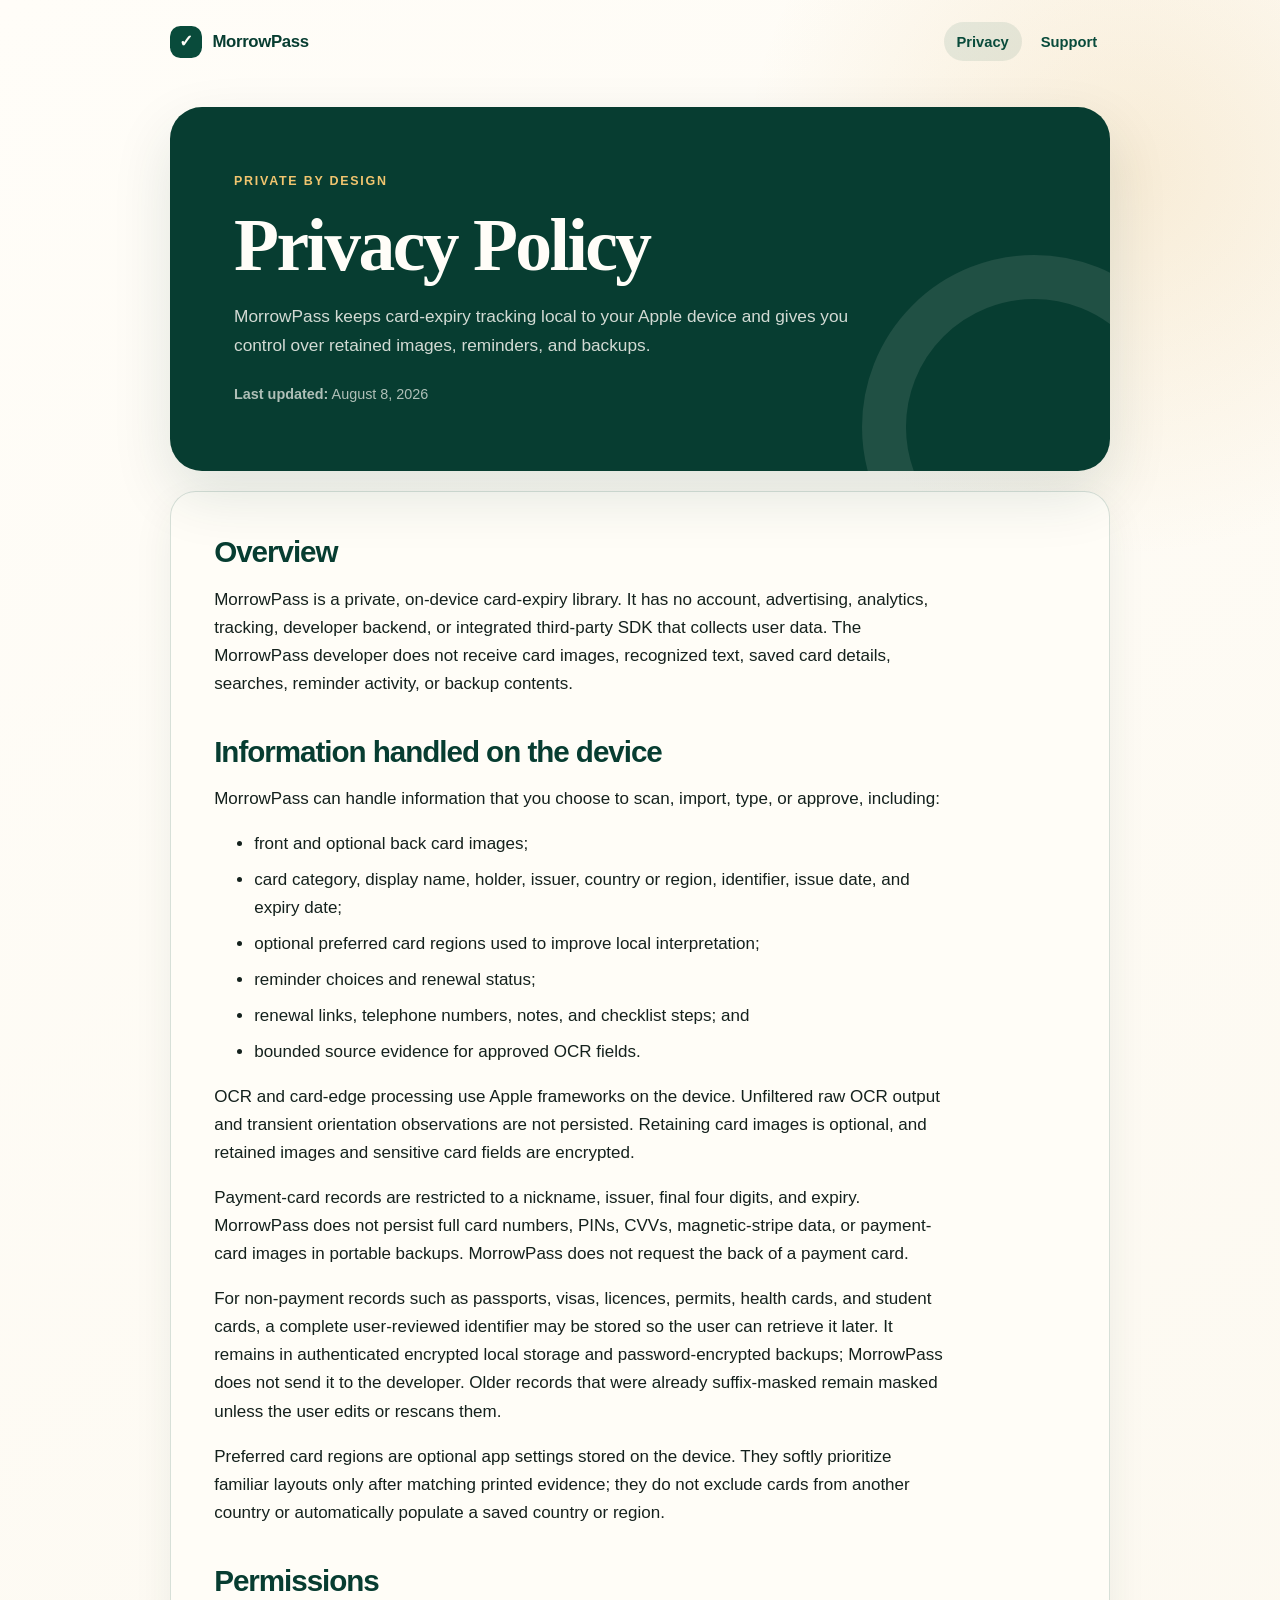
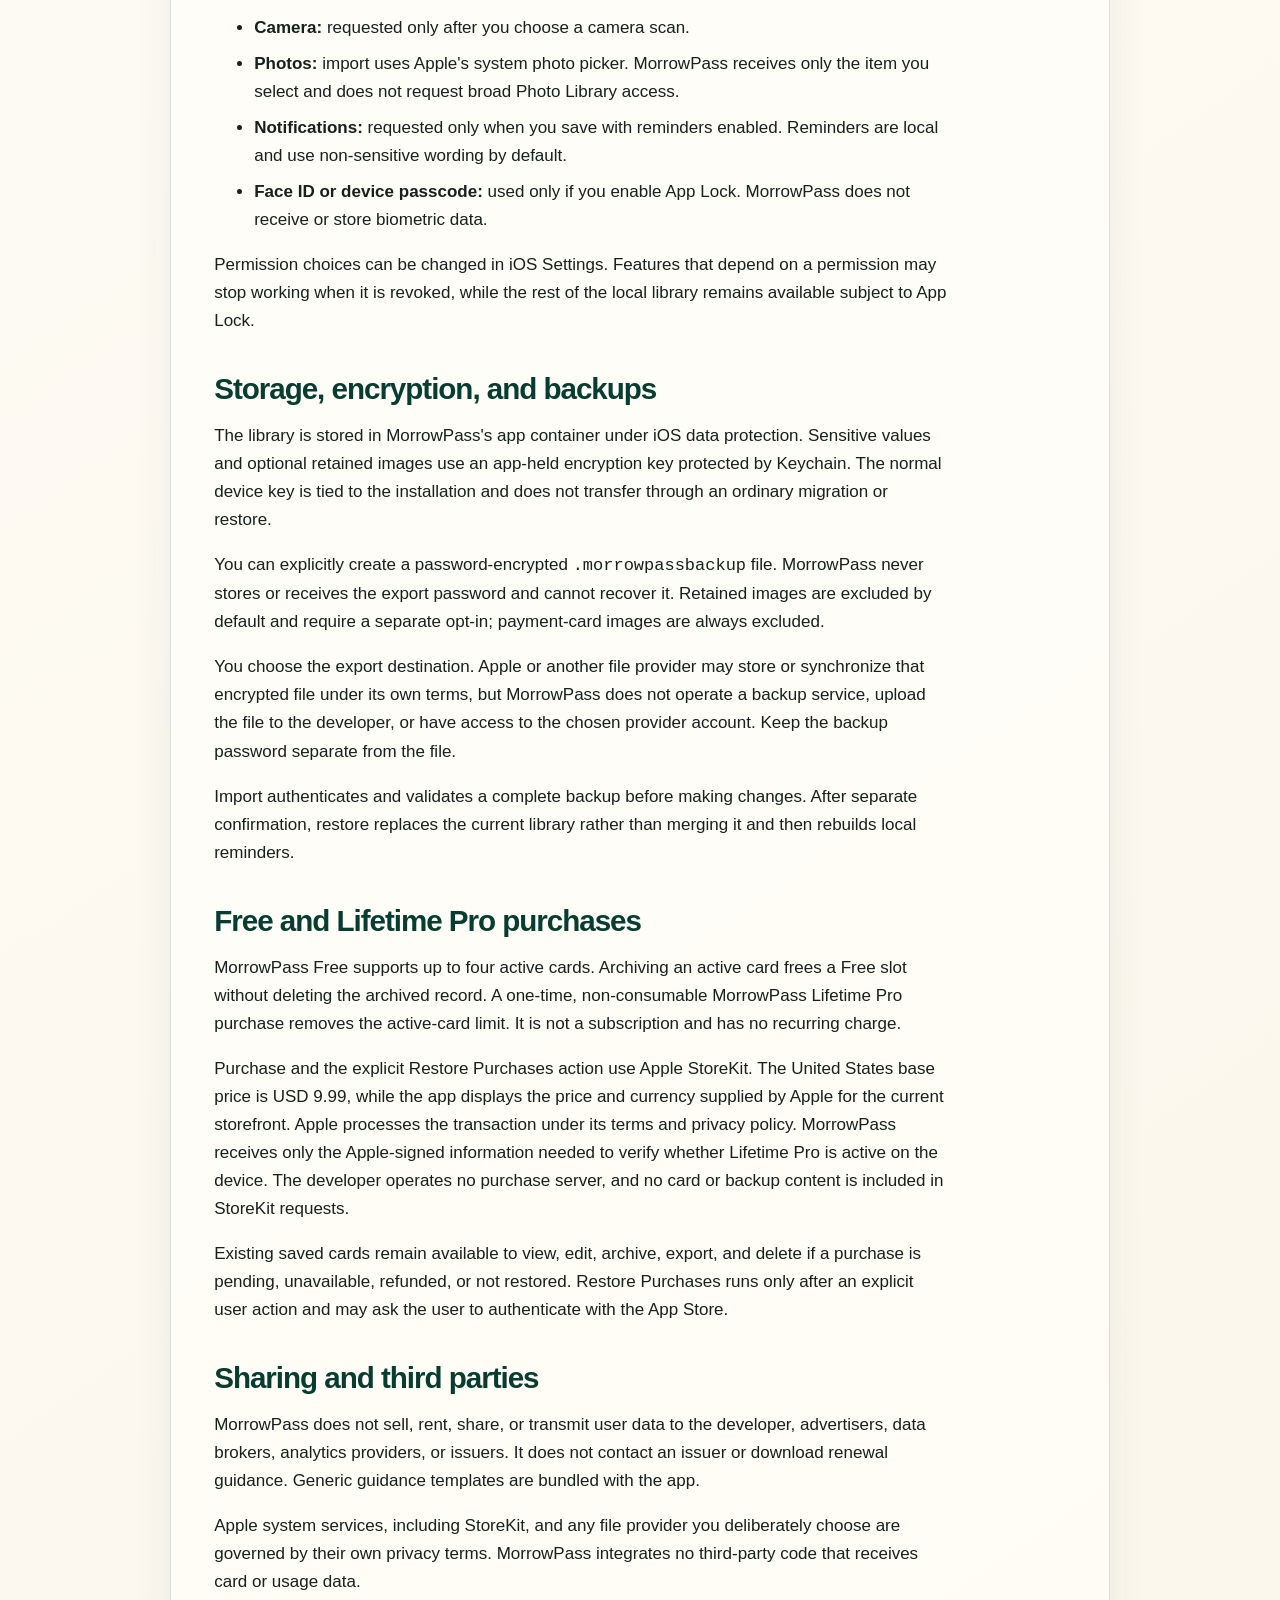
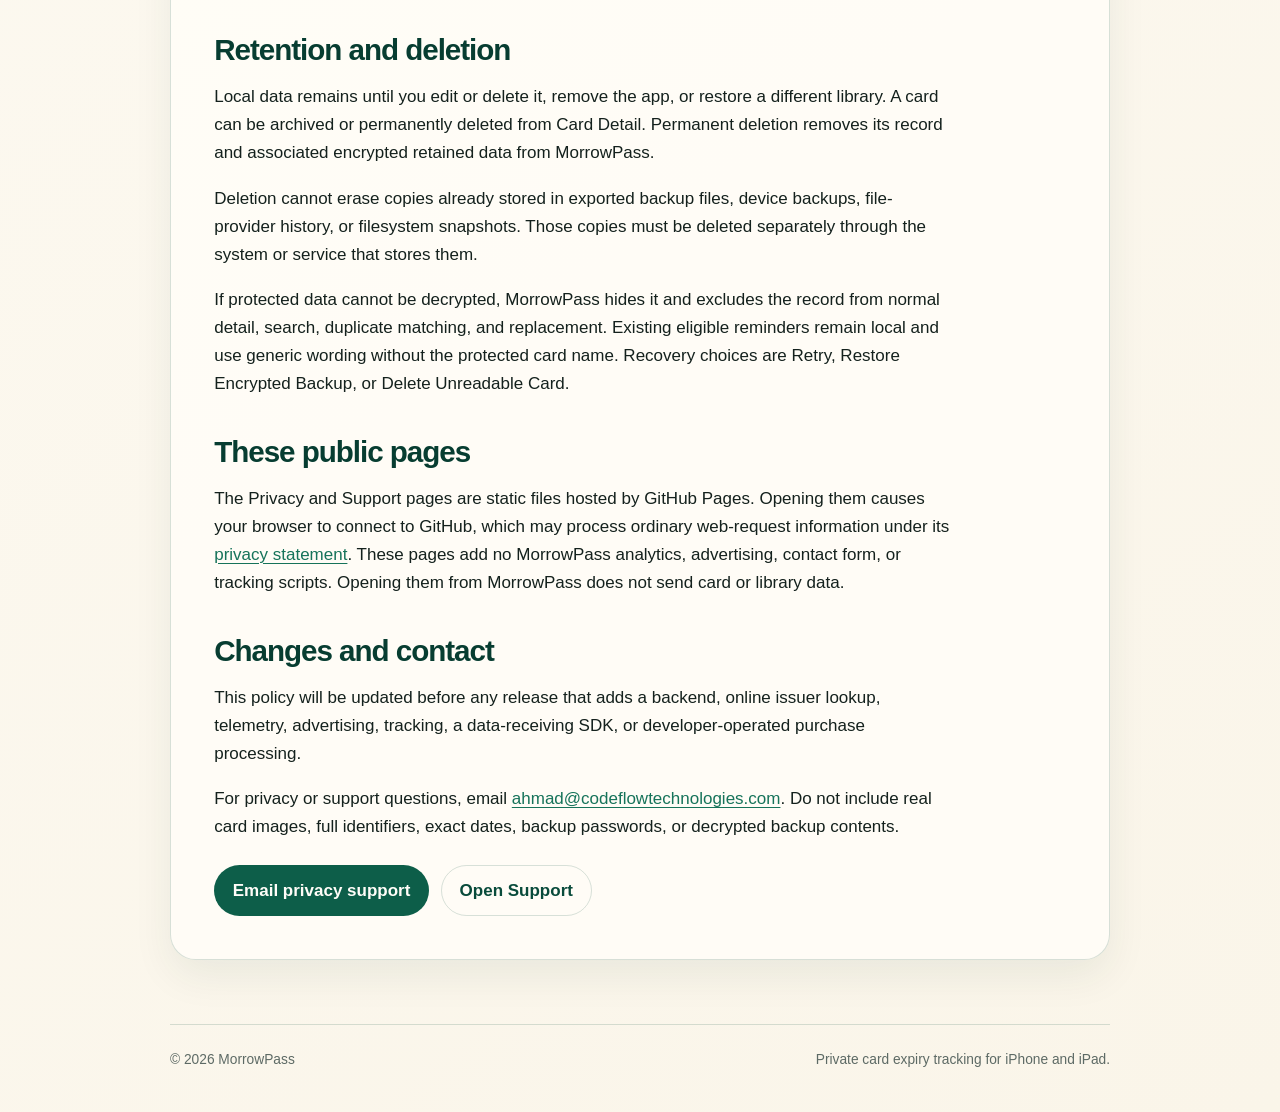
<file: index.html>
<!doctype html>
<html lang="en">
  <head>
    <meta charset="utf-8" />
    <meta name="viewport" content="width=device-width, initial-scale=1" />
    <meta http-equiv="refresh" content="0; url=privacy.html" />
    <link rel="canonical" href="https://akouta.github.io/morrowpass-privacy/privacy.html" />
    <title>MorrowPass Privacy Policy</title>
  </head>
  <body>
    <p>
      Redirecting to the
      <a href="privacy.html">MorrowPass Privacy Policy</a>…
    </p>
  </body>
</html>
</file>
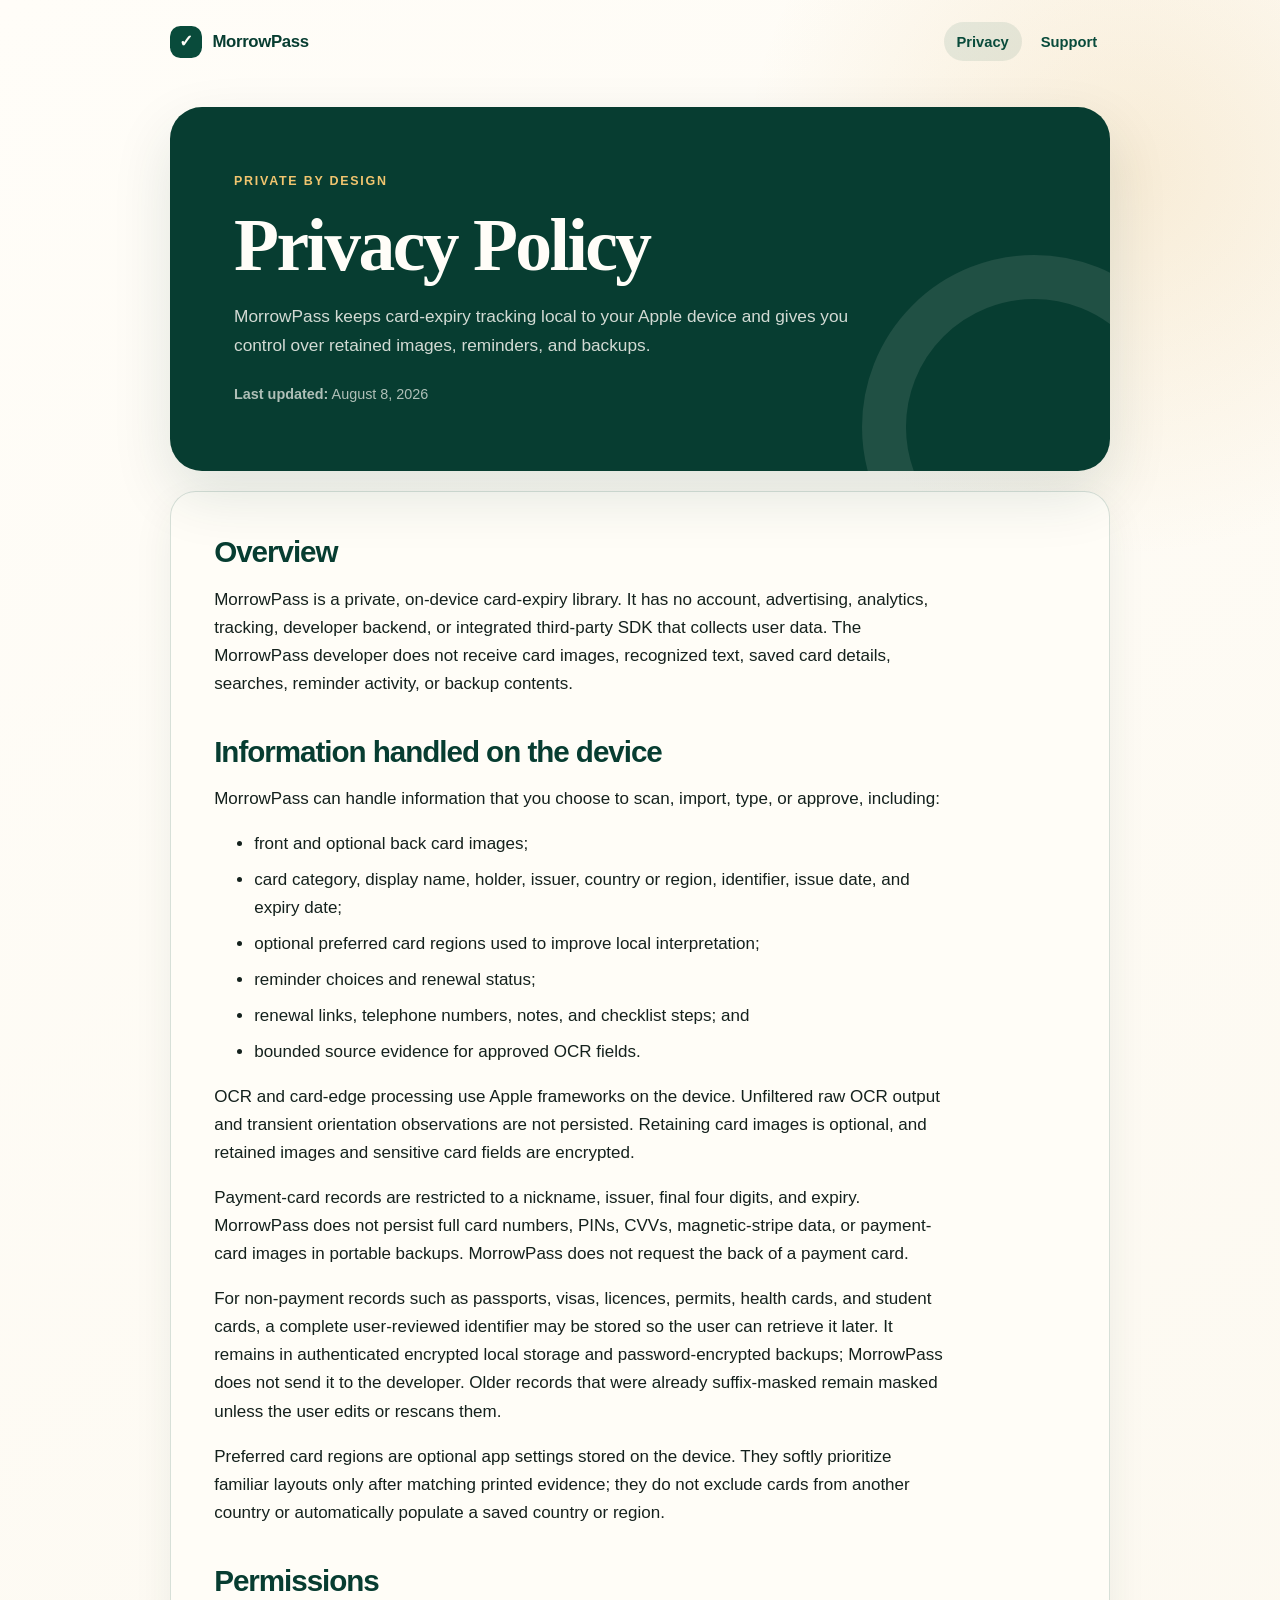
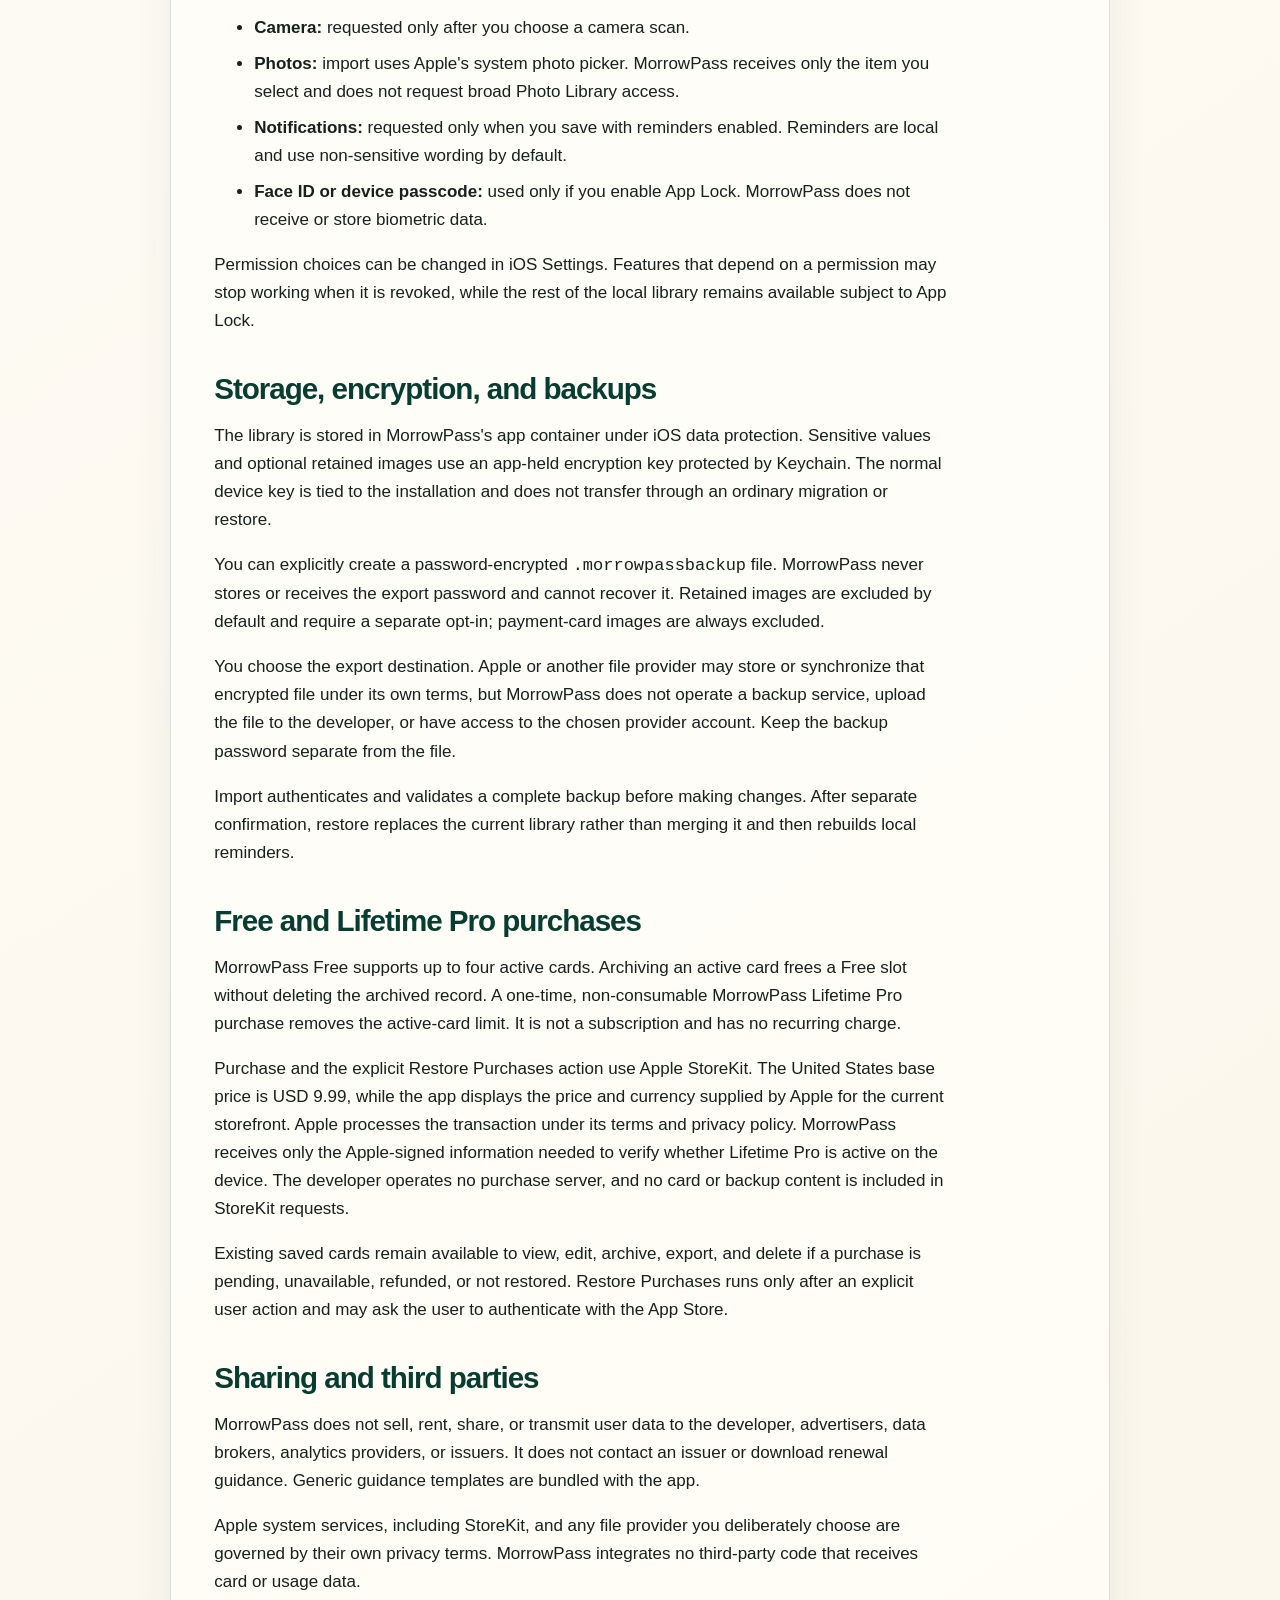
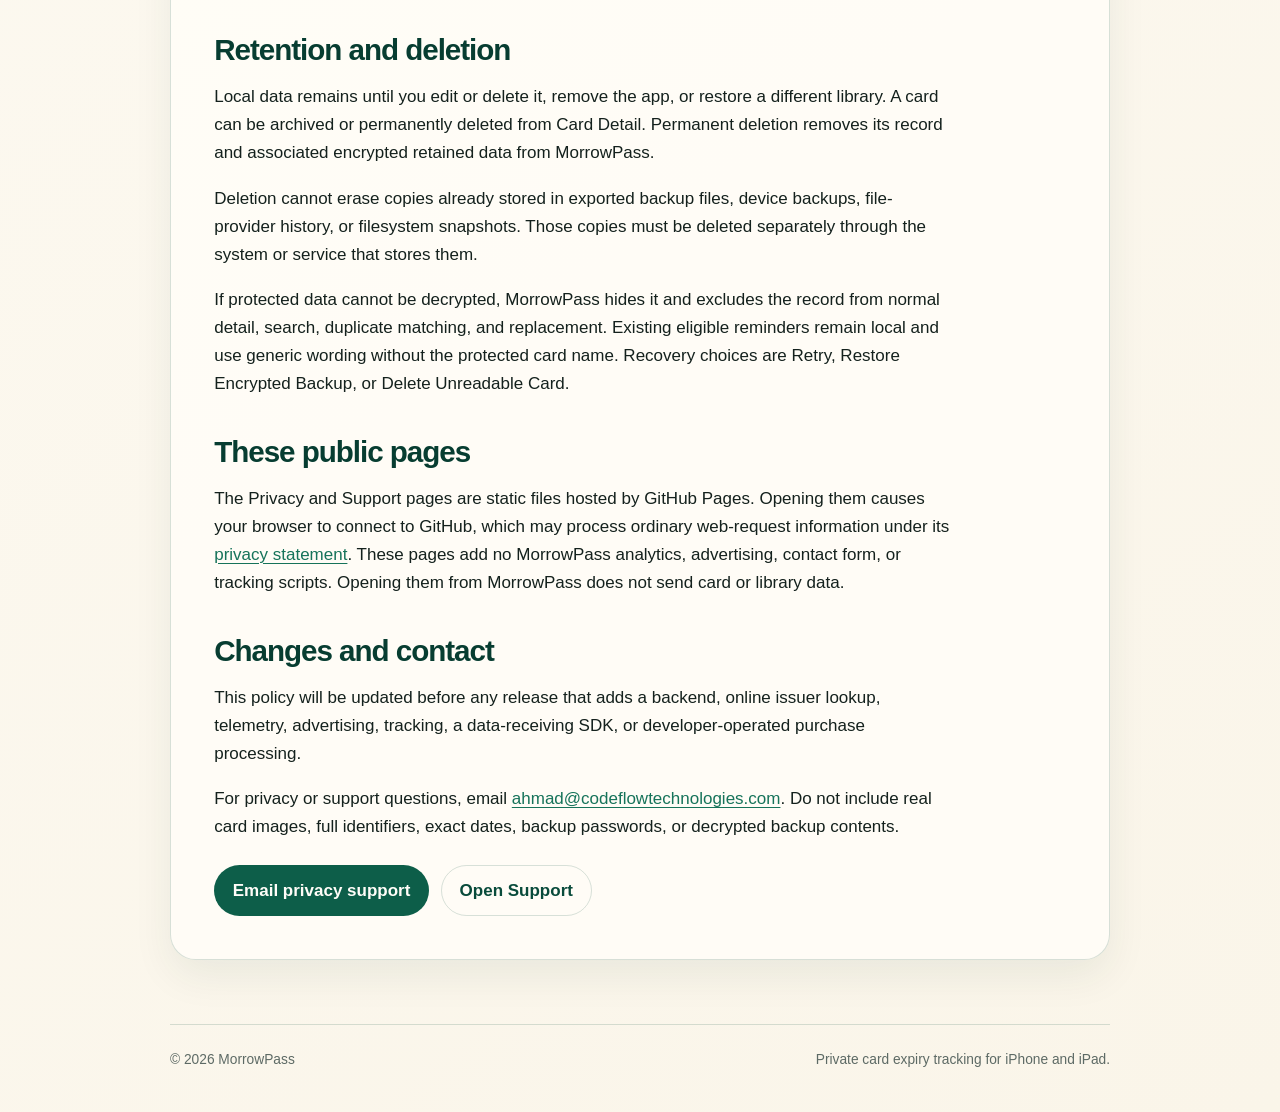
<file: privacy.html>
<!doctype html>
<html lang="en">
  <head>
    <meta charset="utf-8" />
    <meta name="viewport" content="width=device-width, initial-scale=1" />
    <meta name="theme-color" content="#073d31" />
    <meta
      name="description"
      content="How MorrowPass handles card details, images, reminders, encryption, and backups."
    />
    <link rel="canonical" href="https://akouta.github.io/morrowpass-privacy/privacy.html" />
    <link rel="stylesheet" href="styles.css" />
    <meta property="og:type" content="website" />
    <meta property="og:title" content="MorrowPass Privacy Policy" />
    <meta
      property="og:description"
      content="Private, on-device card expiry tracking without accounts, analytics, or tracking."
    />
    <meta property="og:url" content="https://akouta.github.io/morrowpass-privacy/privacy.html" />
    <meta property="og:image" content="https://akouta.github.io/morrowpass-privacy/og.png" />
    <meta name="twitter:card" content="summary_large_image" />
    <title>Privacy Policy — MorrowPass</title>
  </head>
  <body>
    <header class="site-header">
      <a class="brand" href="privacy.html" aria-label="MorrowPass Privacy">
        <span class="brand-mark" aria-hidden="true">✓</span>
        MorrowPass
      </a>
      <nav class="site-nav" aria-label="Legal and support">
        <a href="privacy.html" aria-current="page">Privacy</a>
        <a href="support.html">Support</a>
      </nav>
    </header>

    <main class="shell">
      <section class="hero">
        <p class="eyebrow">Private by design</p>
        <h1>Privacy Policy</h1>
        <p class="hero-copy">
          MorrowPass keeps card-expiry tracking local to your Apple device and
          gives you control over retained images, reminders, and backups.
        </p>
        <p class="meta"><strong>Last updated:</strong> August 8, 2026</p>
      </section>

      <article class="content-card">
        <h2>Overview</h2>
        <p>
          MorrowPass is a private, on-device card-expiry library. It has no
          account, advertising, analytics, tracking, developer backend, or
          integrated third-party SDK that collects user data. The MorrowPass
          developer does not receive card images, recognized text, saved card
          details, searches, reminder activity, or backup contents.
        </p>

        <h2>Information handled on the device</h2>
        <p>MorrowPass can handle information that you choose to scan, import, type, or approve, including:</p>
        <ul>
          <li>front and optional back card images;</li>
          <li>card category, display name, holder, issuer, country or region, identifier, issue date, and expiry date;</li>
          <li>optional preferred card regions used to improve local interpretation;</li>
          <li>reminder choices and renewal status;</li>
          <li>renewal links, telephone numbers, notes, and checklist steps; and</li>
          <li>bounded source evidence for approved OCR fields.</li>
        </ul>
        <p>
          OCR and card-edge processing use Apple frameworks on the device.
          Unfiltered raw OCR output and transient orientation observations are
          not persisted. Retaining card images is optional, and retained images
          and sensitive card fields are encrypted.
        </p>
        <p>
          Payment-card records are restricted to a nickname, issuer, final four
          digits, and expiry. MorrowPass does not persist full card numbers,
          PINs, CVVs, magnetic-stripe data, or payment-card images in portable
          backups. MorrowPass does not request the back of a payment card.
        </p>
        <p>
          For non-payment records such as passports, visas, licences, permits,
          health cards, and student cards, a complete user-reviewed identifier
          may be stored so the user can retrieve it later. It remains in
          authenticated encrypted local storage and password-encrypted backups;
          MorrowPass does not send it to the developer. Older records that were
          already suffix-masked remain masked unless the user edits or rescans
          them.
        </p>
        <p>
          Preferred card regions are optional app settings stored on the
          device. They softly prioritize familiar layouts only after matching
          printed evidence; they do not exclude cards from another country or
          automatically populate a saved country or region.
        </p>

        <h2>Permissions</h2>
        <ul>
          <li><strong>Camera:</strong> requested only after you choose a camera scan.</li>
          <li><strong>Photos:</strong> import uses Apple's system photo picker. MorrowPass receives only the item you select and does not request broad Photo Library access.</li>
          <li><strong>Notifications:</strong> requested only when you save with reminders enabled. Reminders are local and use non-sensitive wording by default.</li>
          <li><strong>Face ID or device passcode:</strong> used only if you enable App Lock. MorrowPass does not receive or store biometric data.</li>
        </ul>
        <p>
          Permission choices can be changed in iOS Settings. Features that
          depend on a permission may stop working when it is revoked, while the
          rest of the local library remains available subject to App Lock.
        </p>

        <h2>Storage, encryption, and backups</h2>
        <p>
          The library is stored in MorrowPass's app container under iOS data
          protection. Sensitive values and optional retained images use an
          app-held encryption key protected by Keychain. The normal device key
          is tied to the installation and does not transfer through an ordinary
          migration or restore.
        </p>

        <p>
          You can explicitly create a password-encrypted
          <code>.morrowpassbackup</code> file. MorrowPass never stores or
          receives the export password and cannot recover it. Retained images
          are excluded by default and require a separate opt-in; payment-card
          images are always excluded.
        </p>
        <p>
          You choose the export destination. Apple or another file provider may
          store or synchronize that encrypted file under its own terms, but
          MorrowPass does not operate a backup service, upload the file to the
          developer, or have access to the chosen provider account. Keep the
          backup password separate from the file.
        </p>
        <p>
          Import authenticates and validates a complete backup before making
          changes. After separate confirmation, restore replaces the current
          library rather than merging it and then rebuilds local reminders.
        </p>

        <h2>Free and Lifetime Pro purchases</h2>
        <p>
          MorrowPass Free supports up to four active cards. Archiving an active
          card frees a Free slot without deleting the archived record. A
          one-time, non-consumable MorrowPass Lifetime Pro purchase removes the
          active-card limit. It is not a subscription and has no recurring
          charge.
        </p>
        <p>
          Purchase and the explicit Restore Purchases action use Apple
          StoreKit. The United States base price is USD 9.99, while the app
          displays the price and currency supplied by Apple for the current
          storefront. Apple processes the transaction under its terms and
          privacy policy. MorrowPass receives only the Apple-signed information
          needed to verify whether Lifetime Pro is active on the device. The
          developer operates no purchase server, and no card or backup content
          is included in StoreKit requests.
        </p>
        <p>
          Existing saved cards remain available to view, edit, archive, export,
          and delete if a purchase is pending, unavailable, refunded, or not
          restored. Restore Purchases runs only after an explicit user action
          and may ask the user to authenticate with the App Store.
        </p>

        <h2>Sharing and third parties</h2>
        <p>
          MorrowPass does not sell, rent, share, or transmit user data to the
          developer, advertisers, data brokers, analytics providers, or
          issuers. It does not contact an issuer or download renewal guidance.
          Generic guidance templates are bundled with the app.
        </p>
        <p>
          Apple system services, including StoreKit, and any file provider you
          deliberately choose are governed by their own privacy terms.
          MorrowPass integrates no third-party code that receives card or usage
          data.
        </p>

        <h2>Retention and deletion</h2>
        <p>
          Local data remains until you edit or delete it, remove the app, or
          restore a different library. A card can be archived or permanently
          deleted from Card Detail. Permanent deletion removes its record and
          associated encrypted retained data from MorrowPass.
        </p>
        <p>
          Deletion cannot erase copies already stored in exported backup files,
          device backups, file-provider history, or filesystem snapshots. Those
          copies must be deleted separately through the system or service that
          stores them.
        </p>
        <p>
          If protected data cannot be decrypted, MorrowPass hides it and
          excludes the record from normal detail, search, duplicate matching,
          and replacement. Existing eligible reminders remain local and use
          generic wording without the protected card name. Recovery choices
          are Retry, Restore Encrypted Backup, or Delete Unreadable Card.
        </p>

        <h2>These public pages</h2>
        <p>
          The Privacy and Support pages are static files hosted by GitHub Pages.
          Opening them causes your browser to connect to GitHub, which may
          process ordinary web-request information under its
          <a href="https://docs.github.com/en/site-policy/privacy-policies/github-general-privacy-statement">privacy statement</a>.
          These pages add no MorrowPass analytics, advertising, contact form, or
          tracking scripts. Opening them from MorrowPass does not send card or
          library data.
        </p>

        <h2>Changes and contact</h2>
        <p>
          This policy will be updated before any release that adds a backend,
          online issuer lookup, telemetry, advertising, tracking, a
          data-receiving SDK, or developer-operated purchase processing.
        </p>
        <p>
          For privacy or support questions, email
          <a href="mailto:ahmad@codeflowtechnologies.com?subject=MorrowPass%20Privacy">ahmad@codeflowtechnologies.com</a>.
          Do not include real card images, full identifiers, exact dates,
          backup passwords, or decrypted backup contents.
        </p>
        <div class="button-row">
          <a class="button" href="mailto:ahmad@codeflowtechnologies.com?subject=MorrowPass%20Privacy">Email privacy support</a>
          <a class="button secondary" href="support.html">Open Support</a>
        </div>
      </article>
    </main>

    <footer class="site-footer">
      <p>© 2026 MorrowPass</p>
      <p>Private card expiry tracking for iPhone and iPad.</p>
    </footer>
  </body>
</html>
</file>
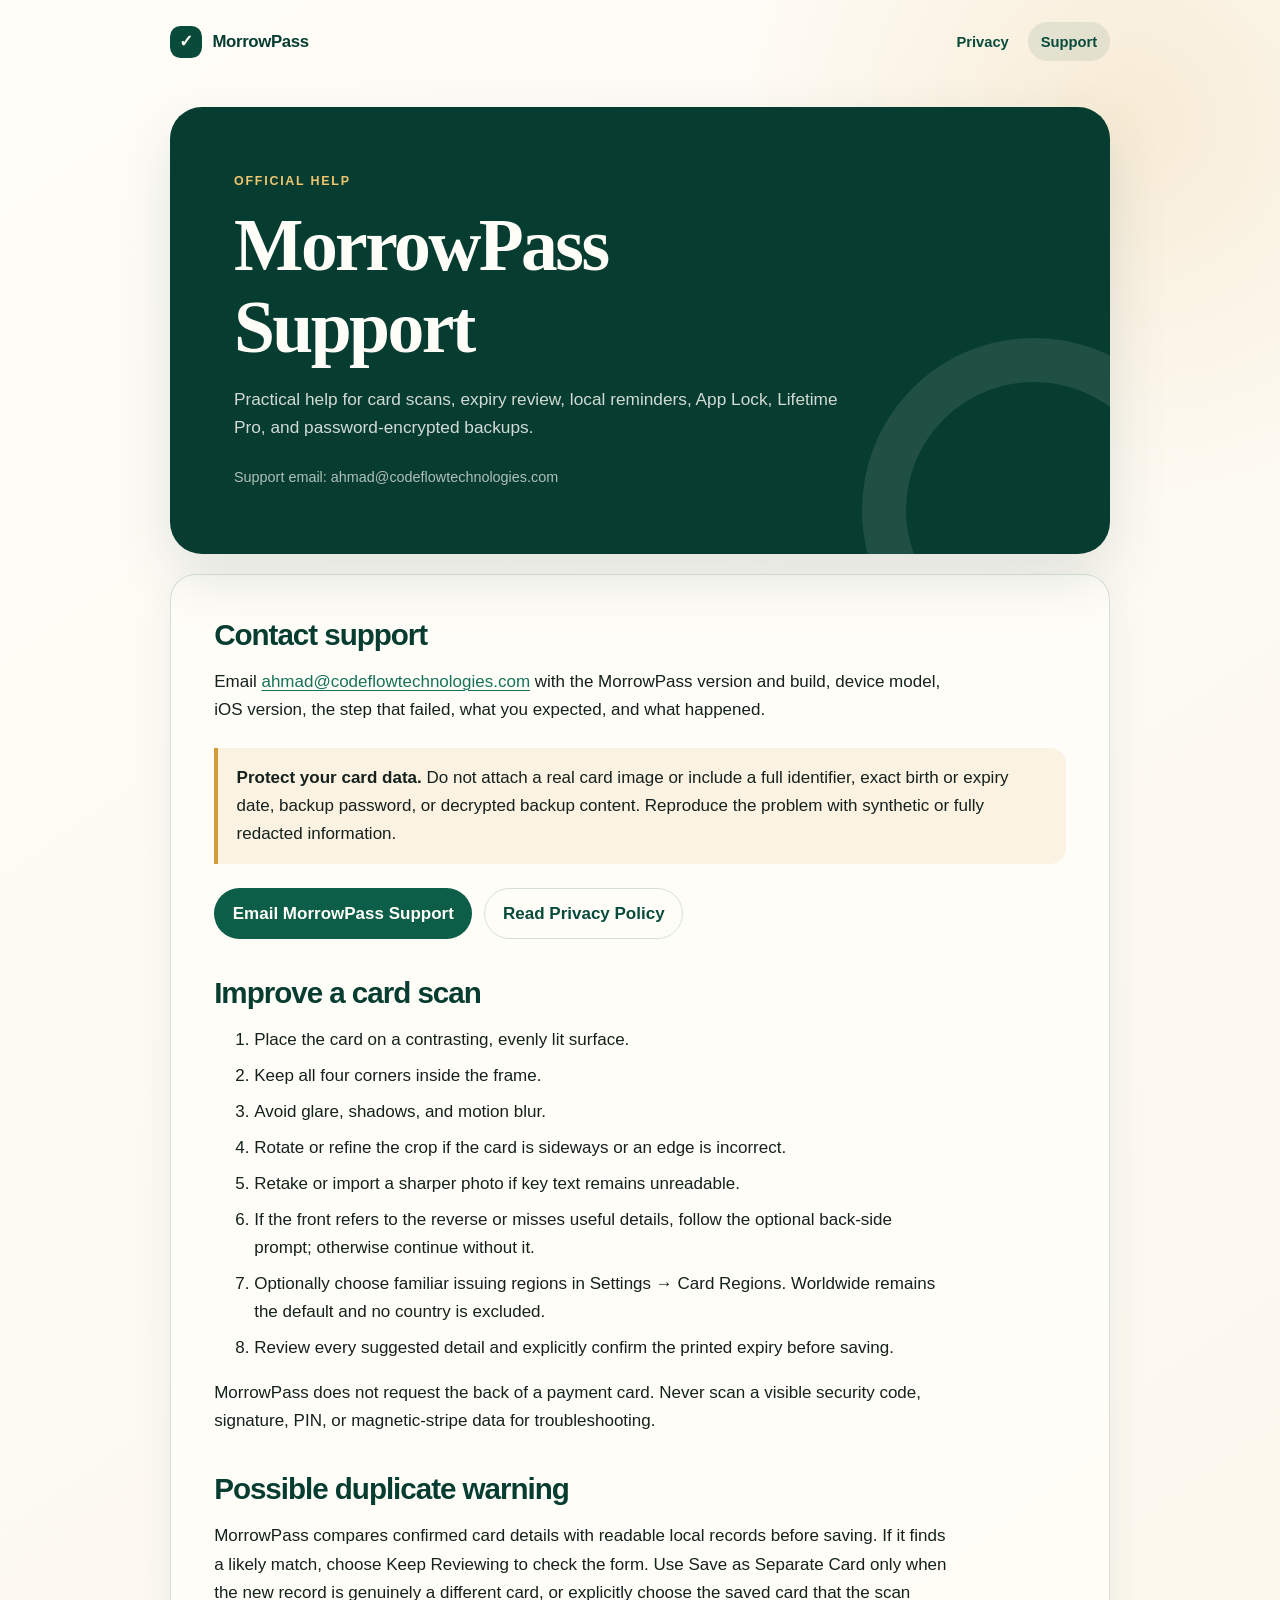
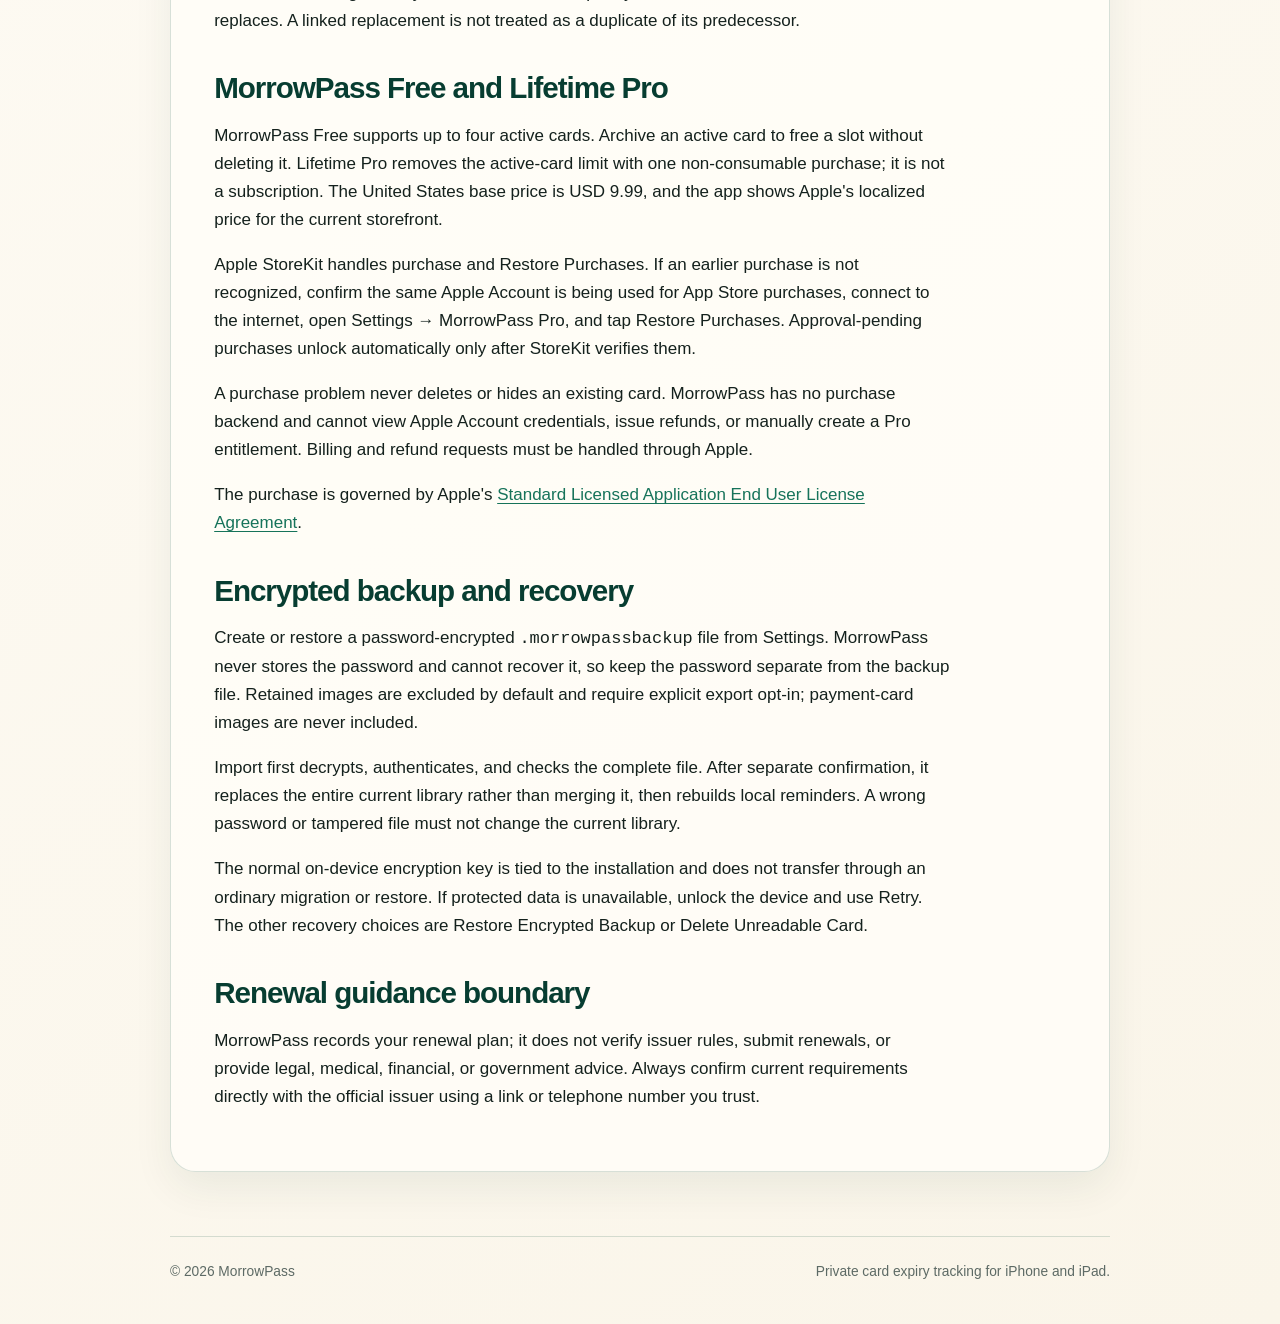
<file: support.html>
<!doctype html>
<html lang="en">
  <head>
    <meta charset="utf-8" />
    <meta name="viewport" content="width=device-width, initial-scale=1" />
    <meta name="theme-color" content="#073d31" />
    <meta
      name="description"
      content="Official MorrowPass support, troubleshooting, and encrypted-backup guidance."
    />
    <link rel="canonical" href="https://akouta.github.io/morrowpass-privacy/support.html" />
    <link rel="stylesheet" href="styles.css" />
    <meta property="og:type" content="website" />
    <meta property="og:title" content="MorrowPass Support" />
    <meta
      property="og:description"
      content="Help with scanning, expiry review, reminders, App Lock, and encrypted backup."
    />
    <meta property="og:url" content="https://akouta.github.io/morrowpass-privacy/support.html" />
    <meta property="og:image" content="https://akouta.github.io/morrowpass-privacy/og.png" />
    <meta name="twitter:card" content="summary_large_image" />
    <title>Support — MorrowPass</title>
  </head>
  <body>
    <header class="site-header">
      <a class="brand" href="privacy.html" aria-label="MorrowPass Privacy">
        <span class="brand-mark" aria-hidden="true">✓</span>
        MorrowPass
      </a>
      <nav class="site-nav" aria-label="Legal and support">
        <a href="privacy.html">Privacy</a>
        <a href="support.html" aria-current="page">Support</a>
      </nav>
    </header>

    <main class="shell">
      <section class="hero">
        <p class="eyebrow">Official help</p>
        <h1>MorrowPass Support</h1>
        <p class="hero-copy">
          Practical help for card scans, expiry review, local reminders, App
          Lock, Lifetime Pro, and password-encrypted backups.
        </p>
        <p class="meta">Support email: ahmad@codeflowtechnologies.com</p>
      </section>

      <article class="content-card">
        <h2>Contact support</h2>
        <p>
          Email
          <a href="mailto:ahmad@codeflowtechnologies.com?subject=MorrowPass%20Support">ahmad@codeflowtechnologies.com</a>
          with the MorrowPass version and build, device model, iOS version, the
          step that failed, what you expected, and what happened.
        </p>
        <div class="callout">
          <strong>Protect your card data.</strong> Do not attach a real card
          image or include a full identifier, exact birth or expiry date, backup
          password, or decrypted backup content. Reproduce the problem with
          synthetic or fully redacted information.
        </div>
        <div class="button-row">
          <a class="button" href="mailto:ahmad@codeflowtechnologies.com?subject=MorrowPass%20Support">Email MorrowPass Support</a>
          <a class="button secondary" href="privacy.html">Read Privacy Policy</a>
        </div>

        <h2>Improve a card scan</h2>
        <ol>
          <li>Place the card on a contrasting, evenly lit surface.</li>
          <li>Keep all four corners inside the frame.</li>
          <li>Avoid glare, shadows, and motion blur.</li>
          <li>Rotate or refine the crop if the card is sideways or an edge is incorrect.</li>
          <li>Retake or import a sharper photo if key text remains unreadable.</li>
          <li>If the front refers to the reverse or misses useful details, follow the optional back-side prompt; otherwise continue without it.</li>
          <li>Optionally choose familiar issuing regions in Settings → Card Regions. Worldwide remains the default and no country is excluded.</li>
          <li>Review every suggested detail and explicitly confirm the printed expiry before saving.</li>
        </ol>
        <p>
          MorrowPass does not request the back of a payment card. Never scan a
          visible security code, signature, PIN, or magnetic-stripe data for
          troubleshooting.
        </p>

        <h2>Possible duplicate warning</h2>
        <p>
          MorrowPass compares confirmed card details with readable local records
          before saving. If it finds a likely match, choose Keep Reviewing to
          check the form. Use Save as Separate Card only when the new record is
          genuinely a different card, or explicitly choose the saved card that
          the scan replaces. A linked replacement is not treated as a duplicate
          of its predecessor.
        </p>

        <h2>MorrowPass Free and Lifetime Pro</h2>
        <p>
          MorrowPass Free supports up to four active cards. Archive an active
          card to free a slot without deleting it. Lifetime Pro removes the
          active-card limit with one non-consumable purchase; it is not a
          subscription. The United States base price is USD 9.99, and the app
          shows Apple's localized price for the current storefront.
        </p>
        <p>
          Apple StoreKit handles purchase and Restore Purchases. If an earlier
          purchase is not recognized, confirm the same Apple Account is being
          used for App Store purchases, connect to the internet, open Settings
          → MorrowPass Pro, and tap Restore Purchases. Approval-pending
          purchases unlock automatically only after StoreKit verifies them.
        </p>
        <p>
          A purchase problem never deletes or hides an existing card. MorrowPass
          has no purchase backend and cannot view Apple Account credentials,
          issue refunds, or manually create a Pro entitlement. Billing and
          refund requests must be handled through Apple.
        </p>
        <p>
          The purchase is governed by Apple's
          <a href="https://www.apple.com/legal/internet-services/itunes/dev/stdeula/">Standard Licensed Application End User License Agreement</a>.
        </p>

        <h2>Encrypted backup and recovery</h2>
        <p>
          Create or restore a password-encrypted
          <code>.morrowpassbackup</code> file from Settings. MorrowPass never
          stores the password and cannot recover it, so keep the password
          separate from the backup file. Retained images are excluded by
          default and require explicit export opt-in; payment-card images are
          never included.
        </p>
        <p>
          Import first decrypts, authenticates, and checks the complete file.
          After separate confirmation, it replaces the entire current library
          rather than merging it, then rebuilds local reminders. A wrong
          password or tampered file must not change the current library.
        </p>
        <p>
          The normal on-device encryption key is tied to the installation and
          does not transfer through an ordinary migration or restore. If
          protected data is unavailable, unlock the device and use Retry. The
          other recovery choices are Restore Encrypted Backup or Delete
          Unreadable Card.
        </p>

        <h2>Renewal guidance boundary</h2>
        <p>
          MorrowPass records your renewal plan; it does not verify issuer rules,
          submit renewals, or provide legal, medical, financial, or government
          advice. Always confirm current requirements directly with the official
          issuer using a link or telephone number you trust.
        </p>
      </article>
    </main>

    <footer class="site-footer">
      <p>© 2026 MorrowPass</p>
      <p>Private card expiry tracking for iPhone and iPad.</p>
    </footer>
  </body>
</html>
</file>
<file: styles.css>
:root {
  color-scheme: light dark;
  --forest-950: #073d31;
  --forest-900: #094b3b;
  --forest-800: #0d5e49;
  --forest-700: #16735a;
  --cream-50: #fffdf8;
  --cream-100: #faf5e9;
  --cream-200: #eee5d2;
  --gold-500: #d69b36;
  --ink: #14211d;
  --muted: #5d6a65;
  --line: rgba(9, 75, 59, 0.16);
  --shadow: 0 24px 60px rgba(7, 61, 49, 0.12);
}

* {
  box-sizing: border-box;
}

html {
  scroll-behavior: smooth;
}

body {
  margin: 0;
  background:
    radial-gradient(circle at 88% 4%, rgba(214, 155, 54, 0.16), transparent 24rem),
    linear-gradient(145deg, var(--cream-50), var(--cream-100));
  color: var(--ink);
  font-family: -apple-system, BlinkMacSystemFont, "Segoe UI", sans-serif;
  font-size: 17px;
  line-height: 1.65;
}

a {
  color: var(--forest-700);
  text-underline-offset: 0.18em;
  text-decoration-thickness: 0.08em;
}

a:hover {
  color: var(--forest-900);
}

.site-header,
.site-footer,
.shell {
  width: min(100% - 2rem, 940px);
  margin-inline: auto;
}

.site-header {
  display: flex;
  align-items: center;
  justify-content: space-between;
  gap: 1.5rem;
  padding-block: 1.4rem;
}

.brand {
  display: inline-flex;
  align-items: center;
  gap: 0.65rem;
  color: var(--forest-950);
  font-size: 1.05rem;
  font-weight: 750;
  letter-spacing: -0.02em;
  text-decoration: none;
}

.brand-mark {
  display: grid;
  width: 2rem;
  height: 2rem;
  place-items: center;
  border-radius: 0.65rem;
  background: var(--forest-900);
  color: var(--cream-50);
  font-size: 1.05rem;
}

.site-nav {
  display: flex;
  gap: 0.4rem;
}

.site-nav a {
  border-radius: 999px;
  padding: 0.45rem 0.8rem;
  color: var(--forest-900);
  font-size: 0.92rem;
  font-weight: 650;
  text-decoration: none;
}

.site-nav a[aria-current="page"],
.site-nav a:hover {
  background: rgba(9, 75, 59, 0.09);
}

.shell {
  padding-block: 1.5rem 4rem;
}

.hero {
  overflow: hidden;
  position: relative;
  border-radius: 2rem;
  padding: clamp(2rem, 6vw, 4rem);
  background: var(--forest-950);
  box-shadow: var(--shadow);
  color: var(--cream-50);
}

.hero::after {
  position: absolute;
  width: 16rem;
  height: 16rem;
  right: -6rem;
  bottom: -8rem;
  border: 2.8rem solid rgba(250, 245, 233, 0.1);
  border-radius: 50%;
  content: "";
}

.eyebrow {
  margin: 0 0 0.75rem;
  color: #f1c56f;
  font-size: 0.78rem;
  font-weight: 750;
  letter-spacing: 0.14em;
  text-transform: uppercase;
}

h1,
h2 {
  letter-spacing: -0.035em;
  line-height: 1.12;
}

h1 {
  max-width: 15ch;
  margin: 0;
  font-family: Georgia, "Times New Roman", serif;
  font-size: clamp(2.5rem, 7vw, 4.6rem);
  font-weight: 700;
}

.hero-copy {
  max-width: 39rem;
  margin: 1rem 0 0;
  color: rgba(255, 253, 248, 0.82);
  font-size: 1.08rem;
}

.meta {
  margin: 1.5rem 0 0;
  color: rgba(255, 253, 248, 0.68);
  font-size: 0.9rem;
}

.content-card {
  margin-top: 1.25rem;
  border: 1px solid var(--line);
  border-radius: 1.6rem;
  padding: clamp(1.4rem, 4vw, 2.7rem);
  background: rgba(255, 253, 248, 0.88);
  box-shadow: 0 16px 40px rgba(7, 61, 49, 0.07);
}

.content-card h2 {
  margin: 2.3rem 0 0.75rem;
  color: var(--forest-950);
  font-size: clamp(1.45rem, 3vw, 1.85rem);
}

.content-card h2:first-child {
  margin-top: 0;
}

.content-card p,
.content-card ul,
.content-card ol {
  max-width: 46rem;
}

.content-card li + li {
  margin-top: 0.5rem;
}

.callout {
  margin-block: 1.5rem;
  border-left: 4px solid var(--gold-500);
  border-radius: 0 1rem 1rem 0;
  padding: 1rem 1.15rem;
  background: rgba(214, 155, 54, 0.11);
}

.button-row {
  display: flex;
  flex-wrap: wrap;
  gap: 0.75rem;
  margin-top: 1.5rem;
}

.button {
  display: inline-flex;
  align-items: center;
  justify-content: center;
  min-height: 3rem;
  border: 1px solid transparent;
  border-radius: 999px;
  padding: 0.65rem 1.1rem;
  background: var(--forest-800);
  color: var(--cream-50);
  font-weight: 700;
  text-decoration: none;
}

.button:hover {
  background: var(--forest-950);
  color: var(--cream-50);
}

.button.secondary {
  border-color: var(--line);
  background: transparent;
  color: var(--forest-900);
}

.button.secondary:hover {
  background: rgba(9, 75, 59, 0.08);
}

.site-footer {
  display: flex;
  justify-content: space-between;
  gap: 1rem;
  border-top: 1px solid var(--line);
  padding-block: 1.5rem 2.5rem;
  color: var(--muted);
  font-size: 0.86rem;
}

.site-footer p {
  margin: 0;
}

@media (max-width: 620px) {
  body {
    font-size: 16px;
  }

  .site-header,
  .site-footer {
    align-items: flex-start;
    flex-direction: column;
  }

  .site-nav {
    width: 100%;
  }

  .site-nav a {
    flex: 1;
    text-align: center;
  }

  .hero {
    border-radius: 1.4rem;
  }

  .content-card {
    border-radius: 1.2rem;
  }
}

@media (prefers-color-scheme: dark) {
  :root {
    --ink: #f7f3e9;
    --muted: #abbab4;
    --line: rgba(238, 229, 210, 0.18);
  }

  body {
    background:
      radial-gradient(circle at 88% 4%, rgba(214, 155, 54, 0.11), transparent 24rem),
      #061f1a;
  }

  .brand,
  .site-nav a,
  .content-card h2,
  a {
    color: #9dd7c2;
  }

  .site-nav a[aria-current="page"],
  .site-nav a:hover,
  .button.secondary:hover {
    background: rgba(157, 215, 194, 0.1);
  }

  .content-card {
    background: rgba(9, 51, 41, 0.92);
  }

  .button.secondary {
    color: #b9e0d2;
  }
}
</file>
